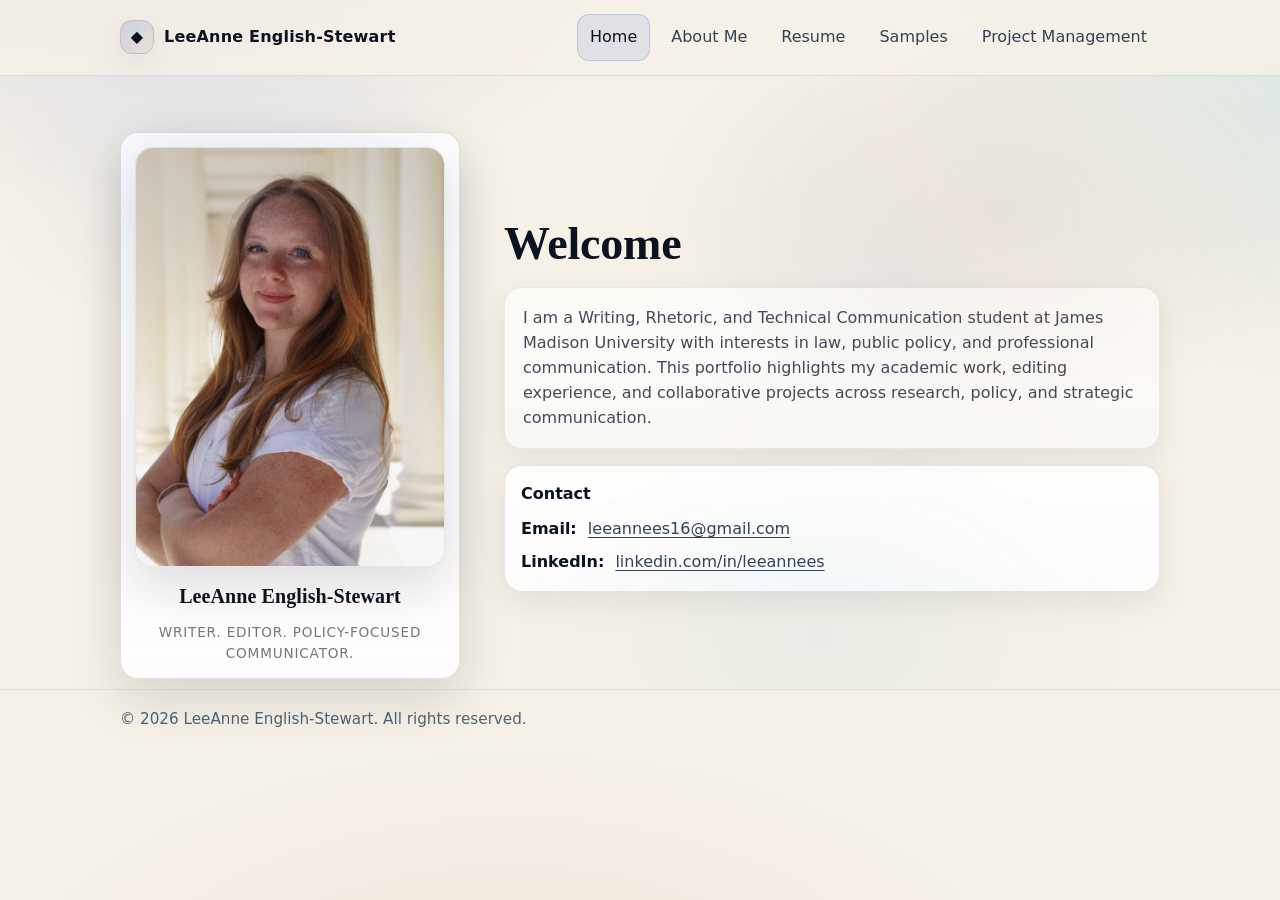
<file: index.html>
<!doctype html>
<html lang="en">
  <head>
    <meta charset="UTF-8" />
    <meta name="viewport" content="width=device-width, initial-scale=1.0" />
    <title>Portfolio | Home</title>
    <meta
      name="description"
      content="Portfolio home page featuring an about section, résumé, and writing/work samples."
    />
    <link rel="stylesheet" href="./css/styles.css" />
  </head>
  <body>
    <a class="skip-link" href="#main">Skip to content</a>

    <header class="site-header">
      <div class="container header-inner">
        <div class="brand">
          <span class="brand-mark" aria-hidden="true">◆</span>
          <span class="brand-name">LeeAnne English-Stewart</span>
        </div>

        <nav class="nav" aria-label="Primary">
          <a class="nav-link is-active" href="./index.html">Home</a>
          <a class="nav-link" href="./about.html">About Me</a>
          <a class="nav-link" href="./resume.html">Resume</a>
          <a class="nav-link" href="./samples.html">Samples</a>
          <a class="nav-link" href="./project-management.html"
            >Project Management</a
          >
        </nav>
      </div>
    </header>

    <main id="main">
      <section class="hero">
        <div class="container hero-inner">
          <aside class="profile-card" aria-label="Profile card">
            <img
              class="headshot headshot-card"
              src="./assets/headshot.png"
              alt="Professional headshot of LeeAnne English-Stewart"
              width="360"
              height="420"
              loading="eager"
            />

            <h2 class="profile-name">LeeAnne English-Stewart</h2>
            <p class="profile-tagline">
              Writer. Editor. Policy-focused Communicator.
            </p>
          </aside>

          <div class="hero-content hero-content-editorial">
            <h1 class="hero-title hero-title-editorial">
              Welcome
            </h1>

            <div class="editorial">
              <p class="editorial-text">
                I am a Writing, Rhetoric, and Technical Communication student at
                James Madison University with interests in law, public policy,
                and professional communication. This portfolio highlights my
                academic work, editing experience, and collaborative projects
                across research, policy, and strategic communication.
              </p>
            </div>

            <article class="mini-card home-contact" aria-label="Contact">
              <h2 class="mini-title">Contact</h2>
              <p class="mini-text">
                <span class="label">Email:</span>
                <a href="mailto:leeannees16@gmail.com">leeannees16@gmail.com</a>
              </p>
              <p class="mini-text">
                <span class="label">LinkedIn:</span>
                <a
                  href="https://www.linkedin.com/in/leeannees/"
                  aria-label="LinkedIn profile link"
                  target="_blank"
                  rel="noreferrer"
                  >linkedin.com/in/leeannees</a
                >
              </p>
            </article>
          </div>
        </div>
      </section>
    </main>

    <footer class="site-footer">
      <div class="container footer-inner">
        <p class="footer-text">
          © <span id="year"></span> LeeAnne English-Stewart. All rights reserved.
        </p>
      </div>
    </footer>

    <script>
      document.getElementById("year").textContent = new Date().getFullYear();
    </script>
  </body>
</html>
</file>
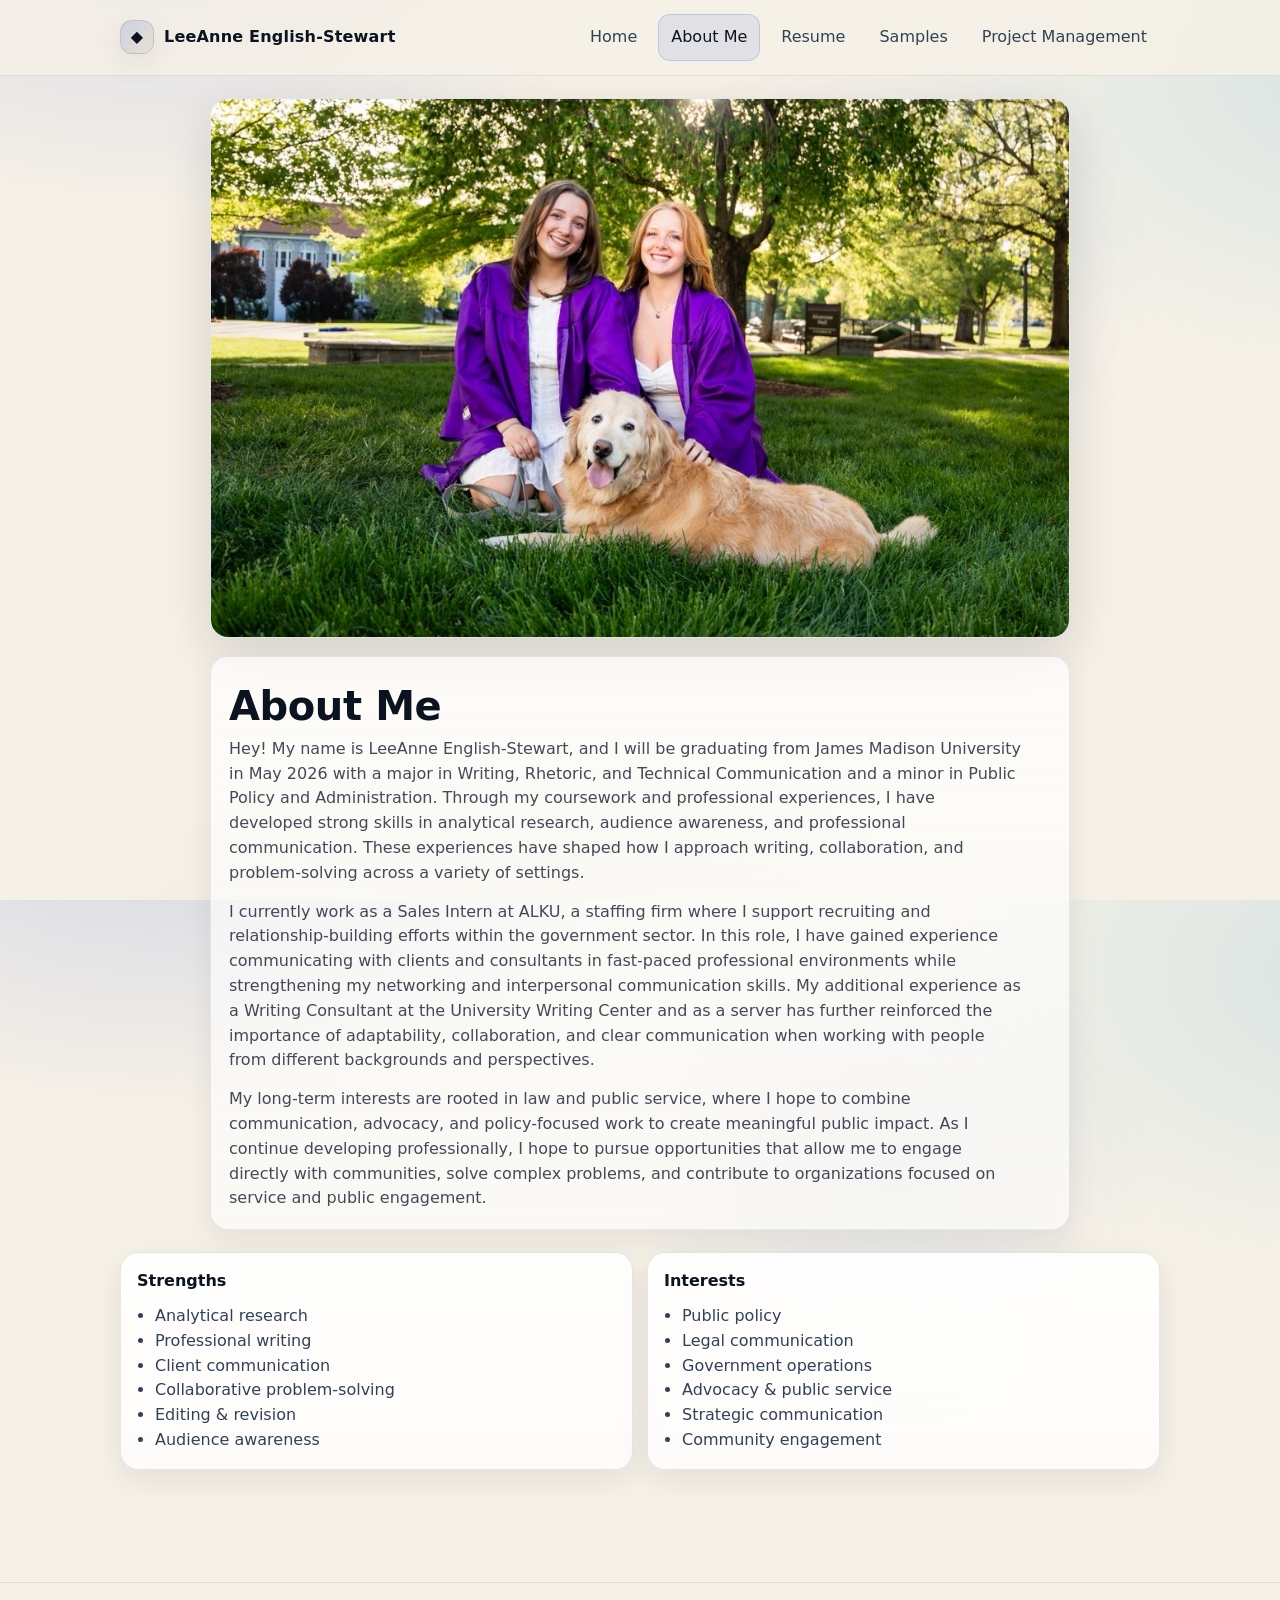
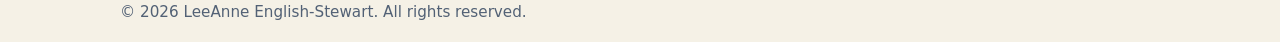
<file: about.html>
<!doctype html>
<html lang="en">
  <head>
    <meta charset="UTF-8" />
    <meta name="viewport" content="width=device-width, initial-scale=1.0" />
    <title>Portfolio | About Me</title>
    <meta name="description" content="About LeeAnne English-Stewart." />
    <link rel="stylesheet" href="./css/styles.css" />
  </head>
  <body>
    <a class="skip-link" href="#main">Skip to content</a>

    <header class="site-header">
      <div class="container header-inner">
        <div class="brand">
          <span class="brand-mark" aria-hidden="true">◆</span>
          <span class="brand-name">LeeAnne English-Stewart</span>
        </div>

        <nav class="nav" aria-label="Primary">
          <a class="nav-link" href="./index.html">Home</a>
          <a class="nav-link is-active" href="./about.html">About Me</a>
          <a class="nav-link" href="./resume.html">Resume</a>
          <a class="nav-link" href="./samples.html">Samples</a>
          <a class="nav-link" href="./project-management.html"
            >Project Management</a
          >
        </nav>
      </div>
    </header>

    <main id="main" class="container section">
      <section class="about-layout" aria-label="About me content">
        <img
          class="about-top-photo"
          src="./assets/about-photo.png"
          alt="Photo of LeeAnne English-Stewart outdoors"
          width="800"
          height="800"
          loading="eager"
        />

        <div class="editorial">
          <h1 class="page-title">About Me</h1>
          <p class="editorial-text">
            Hey! My name is LeeAnne English-Stewart, and I will be graduating
            from James Madison University in May 2026 with a major in Writing,
            Rhetoric, and Technical Communication and a minor in Public Policy
            and Administration. Through my coursework and professional
            experiences, I have developed strong skills in analytical research,
            audience awareness, and professional communication. These
            experiences have shaped how I approach writing, collaboration, and
            problem-solving across a variety of settings.
          </p>

          <p class="editorial-text">
            I currently work as a Sales Intern at ALKU, a staffing firm where I
            support recruiting and relationship-building efforts within the
            government sector. In this role, I have gained experience
            communicating with clients and consultants in fast-paced
            professional environments while strengthening my networking and
            interpersonal communication skills. My additional experience as a
            Writing Consultant at the University Writing Center and as a server
            has further reinforced the importance of adaptability,
            collaboration, and clear communication when working with people
            from different backgrounds and perspectives.
          </p>
          <p class="editorial-text">
            My long-term interests are rooted in law and public service, where
            I hope to combine communication, advocacy, and policy-focused work
            to create meaningful public impact. As I continue developing
            professionally, I hope to pursue opportunities that allow me to
            engage directly with communities, solve complex problems, and
            contribute to organizations focused on service and public
            engagement.
          </p>
        </div>
      </section>

      <section class="section">
        <div class="grid-2">
          <article class="mini-card">
            <h2 class="mini-title">Strengths</h2>
            <ul class="mini-list">
              <li>Analytical research</li>
              <li>Professional writing</li>
              <li>Client communication</li>
              <li>Collaborative problem-solving</li>
              <li>Editing &amp; revision</li>
              <li>Audience awareness</li>
            </ul>
          </article>

          <article class="mini-card">
            <h2 class="mini-title">Interests</h2>
            <ul class="mini-list">
              <li>Public policy</li>
              <li>Legal communication</li>
              <li>Government operations</li>
              <li>Advocacy &amp; public service</li>
              <li>Strategic communication</li>
              <li>Community engagement</li>
            </ul>
          </article>
        </div>
      </section>
    </main>

    <footer class="site-footer">
      <div class="container footer-inner">
        <p class="footer-text">
          © <span id="year"></span> LeeAnne English-Stewart. All rights reserved.
        </p>
      </div>
    </footer>

    <script>
      document.getElementById("year").textContent = new Date().getFullYear();
    </script>
  </body>
</html>
</file>
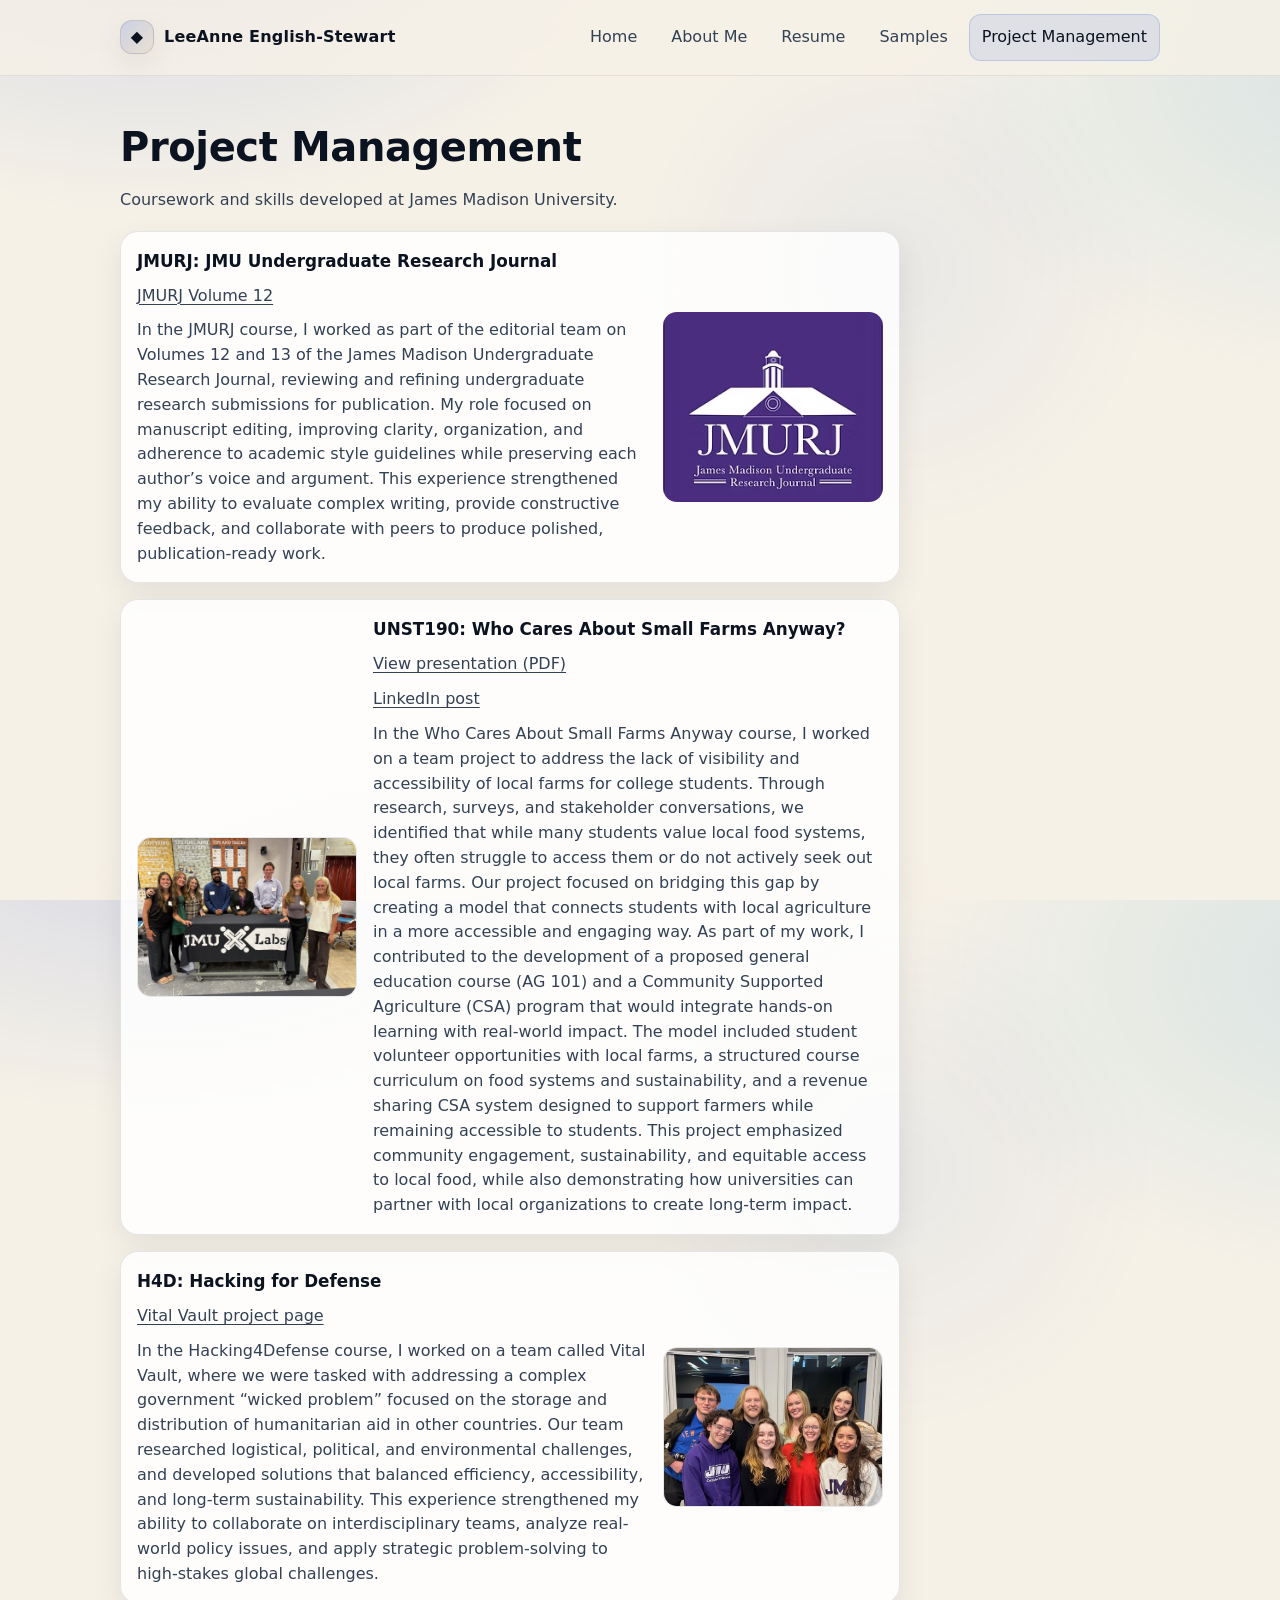
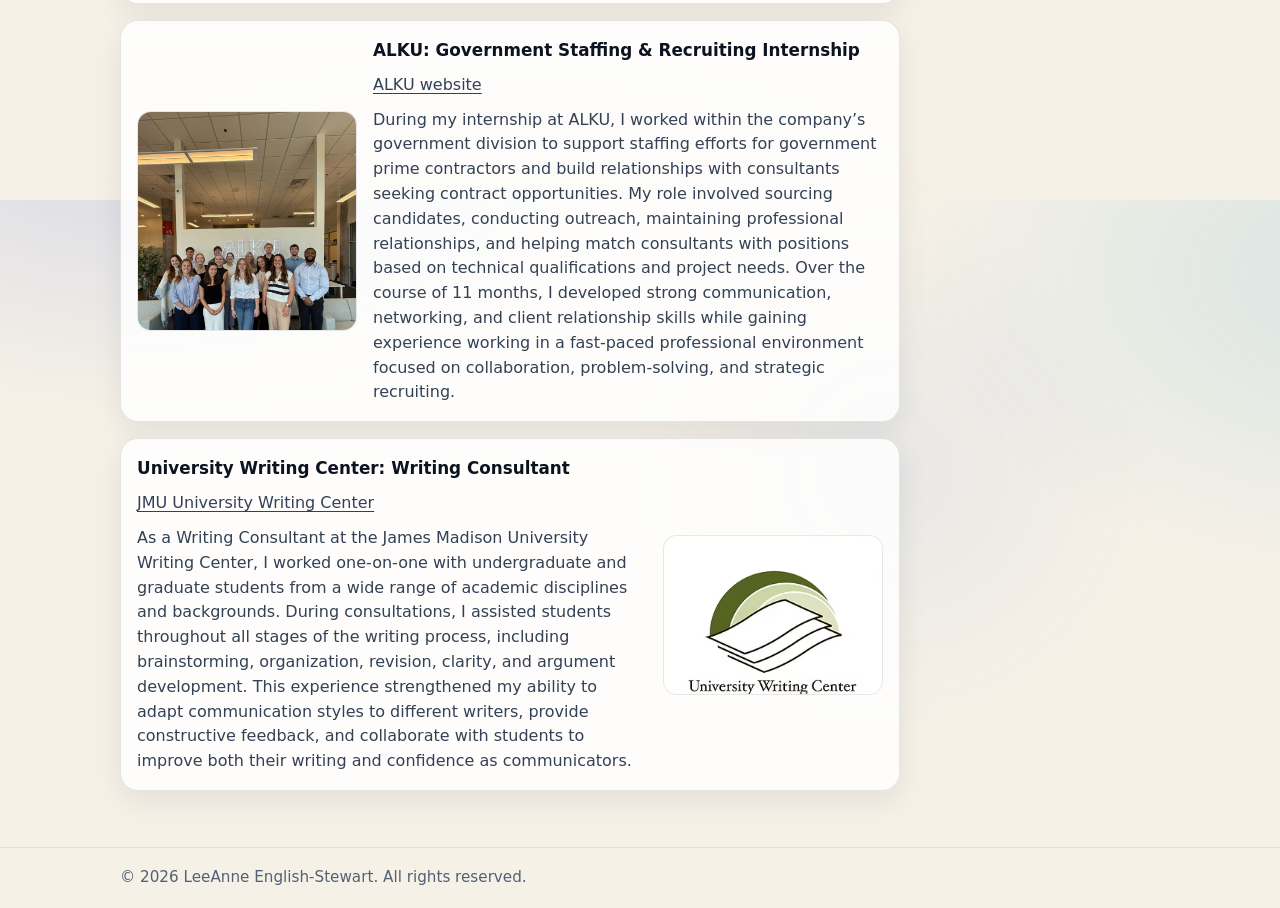
<file: project-management.html>
<!doctype html>
<html lang="en">
  <head>
    <meta charset="UTF-8" />
    <meta name="viewport" content="width=device-width, initial-scale=1.0" />
    <title>Portfolio | Project Management</title>
    <meta
      name="description"
      content="Coursework and project management background at James Madison University."
    />
    <link rel="stylesheet" href="./css/styles.css" />
  </head>
  <body>
    <a class="skip-link" href="#main">Skip to content</a>

    <header class="site-header">
      <div class="container header-inner">
        <div class="brand">
          <span class="brand-mark" aria-hidden="true">◆</span>
          <span class="brand-name">LeeAnne English-Stewart</span>
        </div>

        <nav class="nav" aria-label="Primary">
          <a class="nav-link" href="./index.html">Home</a>
          <a class="nav-link" href="./about.html">About Me</a>
          <a class="nav-link" href="./resume.html">Resume</a>
          <a class="nav-link" href="./samples.html">Samples</a>
          <a class="nav-link is-active" href="./project-management.html"
            >Project Management</a
          >
        </nav>
      </div>
    </header>

    <main id="main" class="container section">
      <div class="page-head">
        <h1 class="page-title">Project Management</h1>
        <p class="page-subtitle">
          Coursework and skills developed at James Madison University.
        </p>
      </div>

      <section class="samples-grid pm-grid" aria-label="Project management items">
        <article class="sample-card">
          <div class="pm-card pm-right">
            <div class="pm-body">
              <h2 class="sample-title">JMURJ: JMU Undergraduate Research Journal</h2>
              <p class="sample-text">
                <a
                  href="https://www.jmu.edu/jmurj/volumes/volume12.shtml"
                  target="_blank"
                  rel="noreferrer"
                  >JMURJ Volume 12</a
                >
              </p>
              <p class="sample-text">
                In the JMURJ course, I worked as part of the editorial team on
                Volumes 12 and 13 of the James Madison Undergraduate Research
                Journal, reviewing and refining undergraduate research submissions
                for publication. My role focused on manuscript editing, improving
                clarity, organization, and adherence to academic style guidelines
                while preserving each author’s voice and argument. This experience
                strengthened my ability to evaluate complex writing, provide
                constructive feedback, and collaborate with peers to produce
                polished, publication-ready work.
              </p>
            </div>
            <div class="pm-media pm-media-jmurj" aria-hidden="true">
              <img class="pm-image pm-image-jmurj" src="./assets/jmurj.png" alt="" />
            </div>
          </div>
        </article>

        <article class="sample-card">
          <div class="pm-card pm-left">
            <div class="pm-media" aria-hidden="true">
              <img class="pm-image" src="./assets/xlabs.png" alt="" />
            </div>
            <div class="pm-body">
              <h2 class="sample-title">UNST190: Who Cares About Small Farms Anyway?</h2>
              <p class="sample-text">
                <a
                  href="./assets/jmu-agricultural-partnership-presentation.pdf"
                  target="_blank"
                  rel="noreferrer"
                  >View presentation (PDF)</a
                >
              </p>
              <p class="sample-text">
                <a
                  href="https://www.linkedin.com/posts/leeannees_last-thursday-i-had-the-incredible-opportunity-ugcPost-7325292483876110337-dM86?utm_source=share&utm_medium=member_desktop&rcm=ACoAAEf6zHEBUiJCWqTU9WgNpzrWqURmK_9Yitg"
                  target="_blank"
                  rel="noreferrer"
                  >LinkedIn post</a
                >
              </p>
              <p class="sample-text">
                In the Who Cares About Small Farms Anyway course, I worked on a team
                project to address the lack of visibility and accessibility of local
                farms for college students. Through research, surveys, and
                stakeholder conversations, we identified that while many students
                value local food systems, they often struggle to access them or do
                not actively seek out local farms. Our project focused on bridging
                this gap by creating a model that connects students with local
                agriculture in a more accessible and engaging way. As part of my
                work, I contributed to the development of a proposed general
                education course (AG 101) and a Community Supported Agriculture
                (CSA) program that would integrate hands-on learning with real-world
                impact. The model included student volunteer opportunities with
                local farms, a structured course curriculum on food systems and
                sustainability, and a revenue sharing CSA system designed to support
                farmers while remaining accessible to students. This project
                emphasized community engagement, sustainability, and equitable
                access to local food, while also demonstrating how universities can
                partner with local organizations to create long-term impact.
              </p>
            </div>
          </div>
        </article>

        <article class="sample-card">
          <div class="pm-card pm-right">
            <div class="pm-body">
              <h2 class="sample-title">H4D: Hacking for Defense</h2>
              <p class="sample-text">
                <a
                  href="https://sites.lib.jmu.edu/h4def24/vital-vault/"
                  target="_blank"
                  rel="noreferrer"
                  >Vital Vault project page</a
                >
              </p>
              <p class="sample-text">
                In the Hacking4Defense course, I worked on a team called Vital
                Vault, where we were tasked with addressing a complex government
                “wicked problem” focused on the storage and distribution of
                humanitarian aid in other countries. Our team researched logistical,
                political, and environmental challenges, and developed solutions
                that balanced efficiency, accessibility, and long-term
                sustainability. This experience strengthened my ability to
                collaborate on interdisciplinary teams, analyze real-world policy
                issues, and apply strategic problem-solving to high-stakes global
                challenges.
              </p>
            </div>
            <div class="pm-media" aria-hidden="true">
              <img class="pm-image" src="./assets/h4d-team.png" alt="" />
            </div>
          </div>
        </article>

        <article class="sample-card">
          <div class="pm-card pm-left">
            <div class="pm-media pm-media-tall" aria-hidden="true">
              <img
                class="pm-image pm-image-bottom"
                src="./assets/alku-team.png"
                alt=""
              />
            </div>
            <div class="pm-body">
              <h2 class="sample-title">
                ALKU: Government Staffing &amp; Recruiting Internship
              </h2>
              <p class="sample-text">
                <a href="https://www.alku.com/" target="_blank" rel="noreferrer"
                  >ALKU website</a
                >
              </p>
              <p class="sample-text">
                During my internship at ALKU, I worked within the company’s
                government division to support staffing efforts for government prime
                contractors and build relationships with consultants seeking
                contract opportunities. My role involved sourcing candidates,
                conducting outreach, maintaining professional relationships, and
                helping match consultants with positions based on technical
                qualifications and project needs. Over the course of 11 months, I
                developed strong communication, networking, and client relationship
                skills while gaining experience working in a fast-paced professional
                environment focused on collaboration, problem-solving, and strategic
                recruiting.
              </p>
            </div>
          </div>
        </article>

        <article class="sample-card">
          <div class="pm-card pm-right">
            <div class="pm-body">
              <h2 class="sample-title">University Writing Center: Writing Consultant</h2>
              <p class="sample-text">
                <a
                  href="https://www.jmu.edu/learning/writing-center/index.shtml?jmu_redir=r_uwc"
                  target="_blank"
                  rel="noreferrer"
                  >JMU University Writing Center</a
                >
              </p>
              <p class="sample-text">
                As a Writing Consultant at the James Madison University Writing
                Center, I worked one-on-one with undergraduate and graduate students
                from a wide range of academic disciplines and backgrounds. During
                consultations, I assisted students throughout all stages of the
                writing process, including brainstorming, organization, revision,
                clarity, and argument development. This experience strengthened my
                ability to adapt communication styles to different writers, provide
                constructive feedback, and collaborate with students to improve both
                their writing and confidence as communicators.
              </p>
            </div>
            <div class="pm-media" aria-hidden="true">
              <img class="pm-image pm-image-contain" src="./assets/uwc.png" alt="" />
            </div>
          </div>
        </article>
      </section>
    </main>

    <footer class="site-footer">
      <div class="container footer-inner">
        <p class="footer-text">
          © <span id="year"></span> LeeAnne English-Stewart. All rights reserved.
        </p>
      </div>
    </footer>

    <script>
      document.getElementById("year").textContent = new Date().getFullYear();
    </script>
  </body>
</html>
</file>
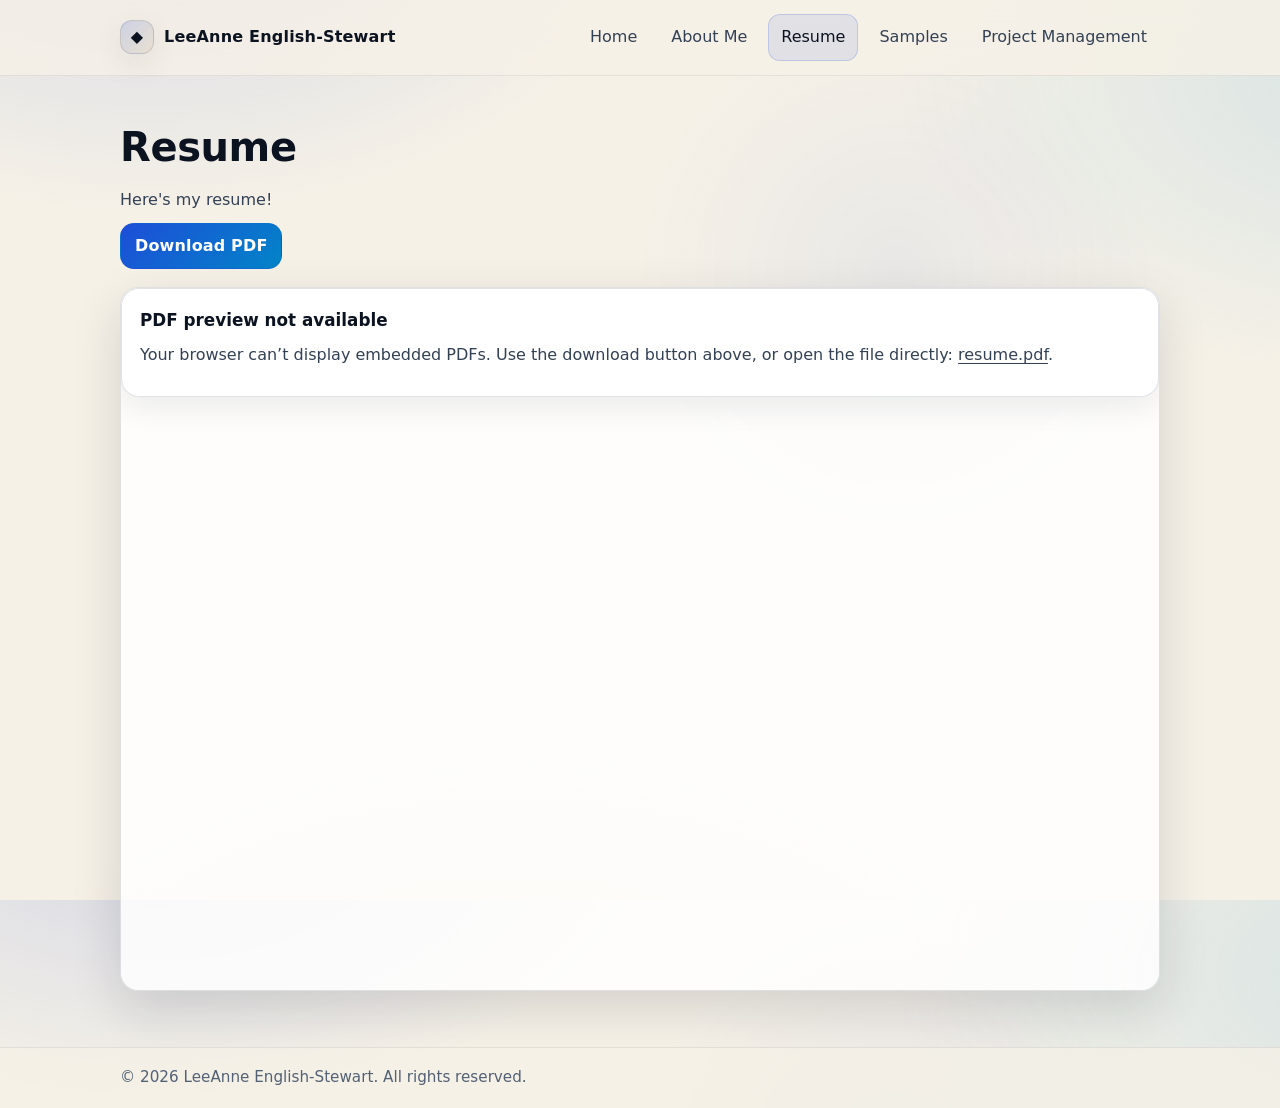
<file: resume.html>
<!doctype html>
<html lang="en">
  <head>
    <meta charset="UTF-8" />
    <meta name="viewport" content="width=device-width, initial-scale=1.0" />
    <title>Portfolio | Resume</title>
    <meta name="description" content="Resume page with embedded PDF." />
    <link rel="stylesheet" href="./css/styles.css" />
  </head>
  <body>
    <a class="skip-link" href="#main">Skip to content</a>

    <header class="site-header">
      <div class="container header-inner">
        <div class="brand">
          <span class="brand-mark" aria-hidden="true">◆</span>
          <span class="brand-name">LeeAnne English-Stewart</span>
        </div>

        <nav class="nav" aria-label="Primary">
          <a class="nav-link" href="./index.html">Home</a>
          <a class="nav-link" href="./about.html">About Me</a>
          <a class="nav-link is-active" href="./resume.html">Resume</a>
          <a class="nav-link" href="./samples.html">Samples</a>
          <a class="nav-link" href="./project-management.html"
            >Project Management</a
          >
        </nav>
      </div>
    </header>

    <main id="main" class="container section">
      <div class="page-head">
        <h1 class="page-title">Resume</h1>
        <p class="page-subtitle">
          Here's my resume!
        </p>
        <div class="page-actions">
          <a class="btn" href="./assets/resume.pdf" download>Download PDF</a>
        </div>
      </div>

      <section class="pdf-wrap" aria-label="Embedded resume PDF">
        <object
          class="pdf-object"
          data="./assets/resume.pdf"
          type="application/pdf"
          aria-label="Resume PDF"
        >
          <div class="card">
            <h2 class="card-title">PDF preview not available</h2>
            <p class="card-text">
              Your browser can’t display embedded PDFs. Use the download button
              above, or open the file directly:
              <a href="./assets/resume.pdf">resume.pdf</a>.
            </p>
          </div>
        </object>
      </section>
    </main>

    <footer class="site-footer">
      <div class="container footer-inner">
        <p class="footer-text">
          © <span id="year"></span> LeeAnne English-Stewart. All rights reserved.
        </p>
      </div>
    </footer>

    <script>
      document.getElementById("year").textContent = new Date().getFullYear();
    </script>
  </body>
</html>
</file>
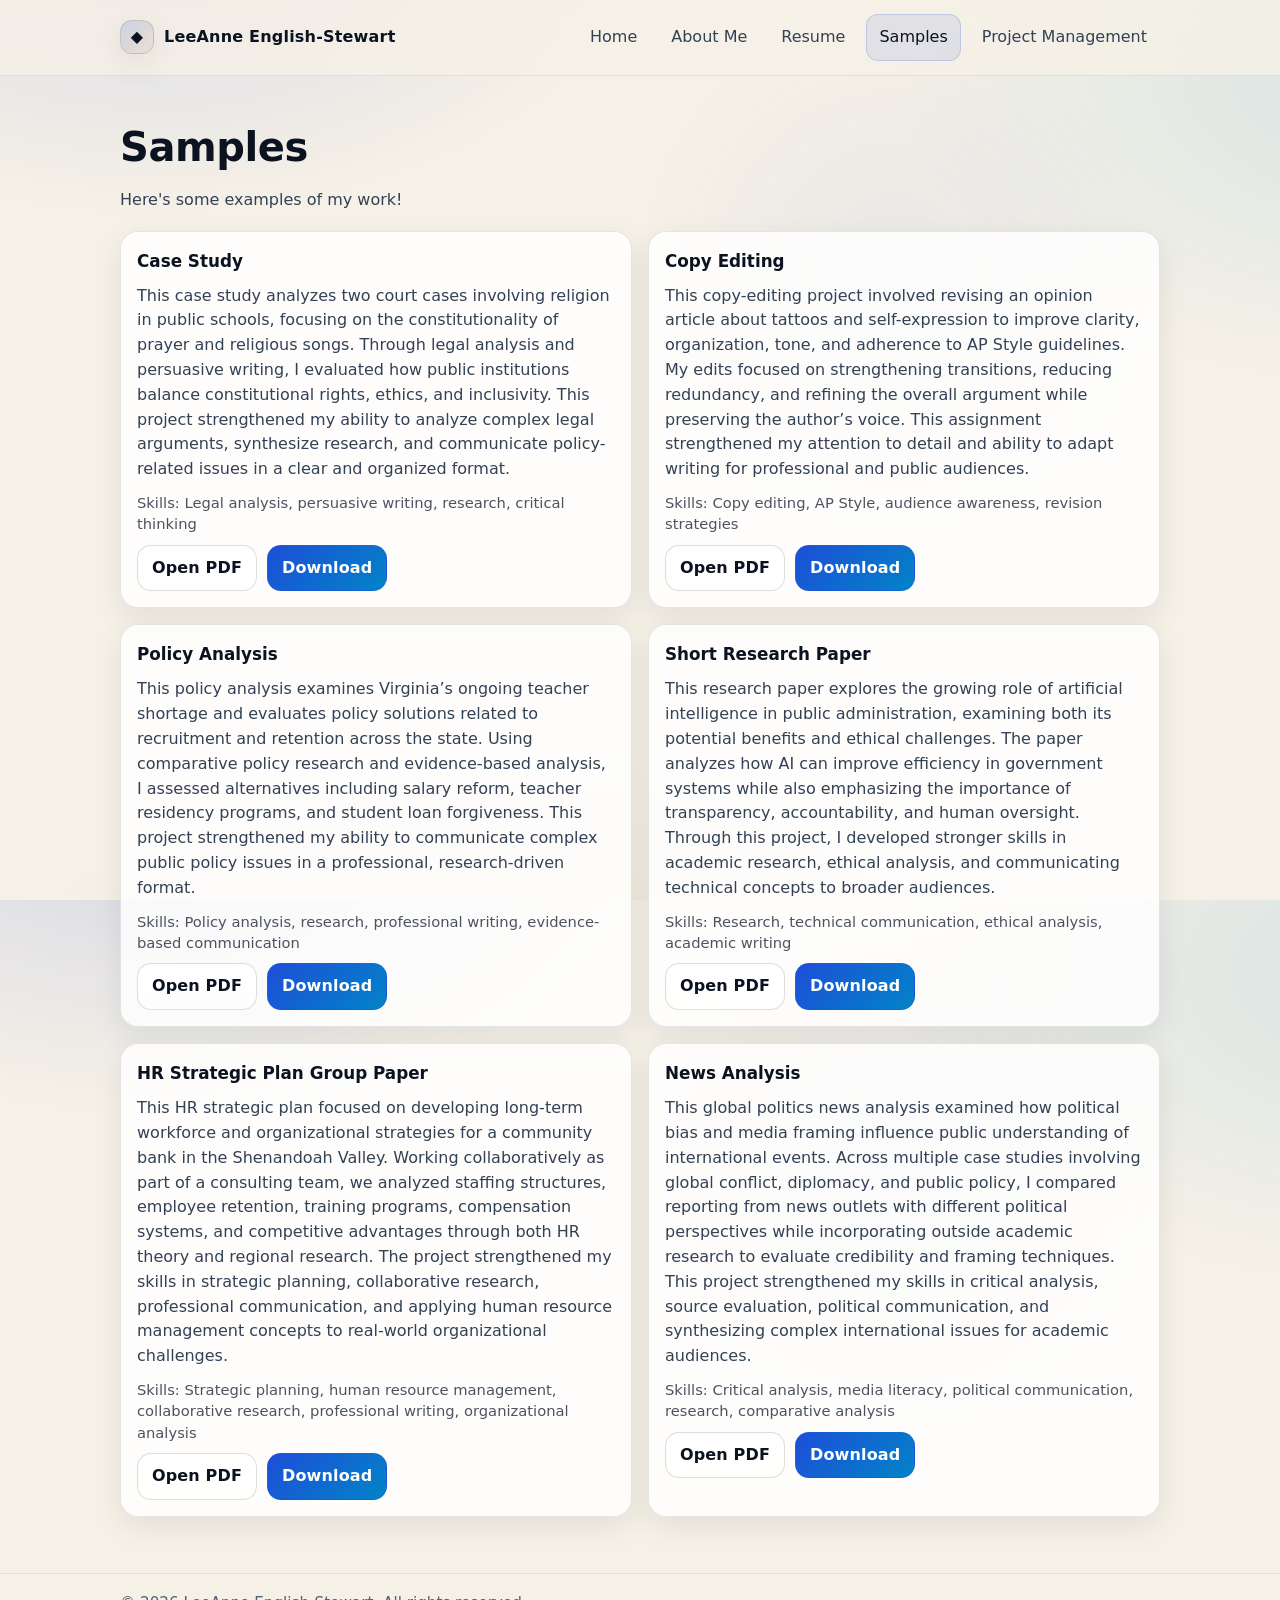
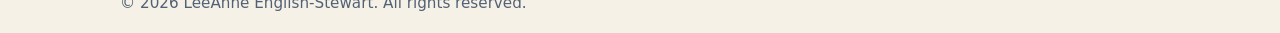
<file: samples.html>
<!doctype html>
<html lang="en">
  <head>
    <meta charset="UTF-8" />
    <meta name="viewport" content="width=device-width, initial-scale=1.0" />
    <title>Portfolio | Samples</title>
    <meta
      name="description"
      content="Writing and work samples relevant to law and government."
    />
    <link rel="stylesheet" href="./css/styles.css" />
  </head>
  <body>
    <a class="skip-link" href="#main">Skip to content</a>

    <header class="site-header">
      <div class="container header-inner">
        <div class="brand">
          <span class="brand-mark" aria-hidden="true">◆</span>
          <span class="brand-name">LeeAnne English-Stewart</span>
        </div>

        <nav class="nav" aria-label="Primary">
          <a class="nav-link" href="./index.html">Home</a>
          <a class="nav-link" href="./about.html">About Me</a>
          <a class="nav-link" href="./resume.html">Resume</a>
          <a class="nav-link is-active" href="./samples.html">Samples</a>
          <a class="nav-link" href="./project-management.html"
            >Project Management</a
          >
        </nav>
      </div>
    </header>

    <main id="main" class="container section">
      <div class="page-head">
        <h1 class="page-title">Samples</h1>
        <p class="page-subtitle">
          Here's some examples of my work!
        </p>
      </div>

      <section class="samples-grid" aria-label="Sample items">
        <article class="sample-card">
          <h2 class="sample-title">Case Study</h2>
          <p class="sample-text">
            This case study analyzes two court cases involving religion in public
            schools, focusing on the constitutionality of prayer and religious
            songs. Through legal analysis and persuasive writing, I evaluated how
            public institutions balance constitutional rights, ethics, and
            inclusivity. This project strengthened my ability to analyze complex
            legal arguments, synthesize research, and communicate policy-related
            issues in a clear and organized format.
          </p>
          <p class="sample-skills">
            Skills: Legal analysis, persuasive writing, research, critical thinking
          </p>
          <div class="sample-actions">
            <a class="btn btn-secondary" href="./assets/case-study.pdf"
              >Open PDF</a
            >
            <a class="btn" href="./assets/case-study.pdf" download>Download</a>
          </div>
        </article>

        <article class="sample-card">
          <h2 class="sample-title">Copy Editing</h2>
          <p class="sample-text">
            This copy-editing project involved revising an opinion article about
            tattoos and self-expression to improve clarity, organization, tone,
            and adherence to AP Style guidelines. My edits focused on strengthening
            transitions, reducing redundancy, and refining the overall argument
            while preserving the author’s voice. This assignment strengthened my
            attention to detail and ability to adapt writing for professional and
            public audiences.
          </p>
          <p class="sample-skills">
            Skills: Copy editing, AP Style, audience awareness, revision
            strategies
          </p>
          <div class="sample-actions">
            <a class="btn btn-secondary" href="./assets/copy-editing.pdf"
              >Open PDF</a
            >
            <a class="btn" href="./assets/copy-editing.pdf" download>Download</a>
          </div>
        </article>

        <article class="sample-card">
          <h2 class="sample-title">Policy Analysis</h2>
          <p class="sample-text">
            This policy analysis examines Virginia’s ongoing teacher shortage and
            evaluates policy solutions related to recruitment and retention across
            the state. Using comparative policy research and evidence-based
            analysis, I assessed alternatives including salary reform, teacher
            residency programs, and student loan forgiveness. This project
            strengthened my ability to communicate complex public policy issues in a
            professional, research-driven format.
          </p>
          <p class="sample-skills">
            Skills: Policy analysis, research, professional writing,
            evidence-based communication
          </p>
          <div class="sample-actions">
            <a class="btn btn-secondary" href="./assets/policy-analysis.pdf"
              >Open PDF</a
            >
            <a class="btn" href="./assets/policy-analysis.pdf" download
              >Download</a
            >
          </div>
        </article>

        <article class="sample-card">
          <h2 class="sample-title">Short Research Paper</h2>
          <p class="sample-text">
            This research paper explores the growing role of artificial
            intelligence in public administration, examining both its potential
            benefits and ethical challenges. The paper analyzes how AI can improve
            efficiency in government systems while also emphasizing the importance
            of transparency, accountability, and human oversight. Through this
            project, I developed stronger skills in academic research, ethical
            analysis, and communicating technical concepts to broader audiences.
          </p>
          <p class="sample-skills">
            Skills: Research, technical communication, ethical analysis, academic
            writing
          </p>
          <div class="sample-actions">
            <a class="btn btn-secondary" href="./assets/short-research-paper.pdf"
              >Open PDF</a
            >
            <a class="btn" href="./assets/short-research-paper.pdf" download
              >Download</a
            >
          </div>
        </article>

        <article class="sample-card">
          <h2 class="sample-title">HR Strategic Plan Group Paper</h2>
          <p class="sample-text">
            This HR strategic plan focused on developing long-term workforce and
            organizational strategies for a community bank in the Shenandoah
            Valley. Working collaboratively as part of a consulting team, we
            analyzed staffing structures, employee retention, training programs,
            compensation systems, and competitive advantages through both HR
            theory and regional research. The project strengthened my skills in
            strategic planning, collaborative research, professional communication,
            and applying human resource management concepts to real-world
            organizational challenges.
          </p>
          <p class="sample-skills">
            Skills: Strategic planning, human resource management, collaborative
            research, professional writing, organizational analysis
          </p>
          <div class="sample-actions">
            <a
              class="btn btn-secondary"
              href="./assets/hr-strategic-plan-group-paper.pdf"
              >Open PDF</a
            >
            <a class="btn" href="./assets/hr-strategic-plan-group-paper.pdf" download
              >Download</a
            >
          </div>
        </article>

        <article class="sample-card">
          <h2 class="sample-title">News Analysis</h2>
          <p class="sample-text">
            This global politics news analysis examined how political bias and
            media framing influence public understanding of international events.
            Across multiple case studies involving global conflict, diplomacy,
            and public policy, I compared reporting from news outlets with
            different political perspectives while incorporating outside academic
            research to evaluate credibility and framing techniques. This project
            strengthened my skills in critical analysis, source evaluation,
            political communication, and synthesizing complex international issues
            for academic audiences.
          </p>
          <p class="sample-skills">
            Skills: Critical analysis, media literacy, political communication,
            research, comparative analysis
          </p>
          <div class="sample-actions">
            <a class="btn btn-secondary" href="./assets/global-politics-paper.pdf"
              >Open PDF</a
            >
            <a class="btn" href="./assets/global-politics-paper.pdf" download
              >Download</a
            >
          </div>
        </article>
      </section>
    </main>

    <footer class="site-footer">
      <div class="container footer-inner">
        <p class="footer-text">
          © <span id="year"></span> LeeAnne English-Stewart. All rights reserved.
        </p>
      </div>
    </footer>

    <script>
      document.getElementById("year").textContent = new Date().getFullYear();
    </script>
  </body>
</html>
</file>
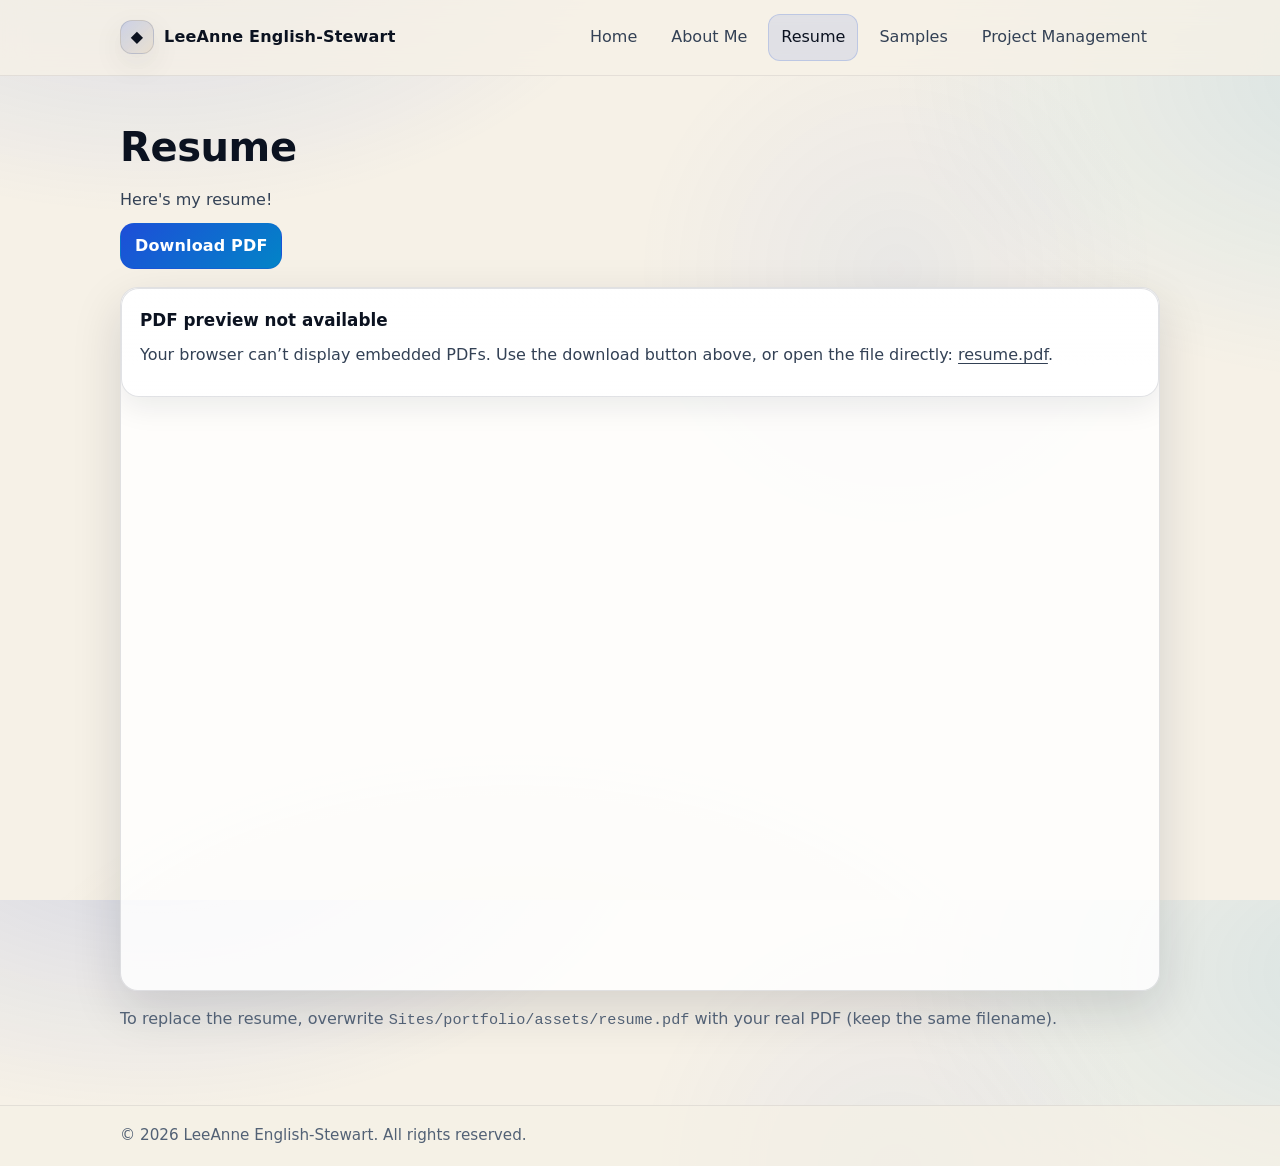
<file: portfolio 9/resume.html>
<!doctype html>
<html lang="en">
  <head>
    <meta charset="UTF-8" />
    <meta name="viewport" content="width=device-width, initial-scale=1.0" />
    <title>Portfolio | Resume</title>
    <meta name="description" content="Resume page with embedded PDF." />
    <link rel="stylesheet" href="./css/styles.css" />
  </head>
  <body>
    <a class="skip-link" href="#main">Skip to content</a>

    <header class="site-header">
      <div class="container header-inner">
        <div class="brand">
          <span class="brand-mark" aria-hidden="true">◆</span>
          <span class="brand-name">LeeAnne English-Stewart</span>
        </div>

        <nav class="nav" aria-label="Primary">
          <a class="nav-link" href="./index.html">Home</a>
          <a class="nav-link" href="./about.html">About Me</a>
          <a class="nav-link is-active" href="./resume.html">Resume</a>
          <a class="nav-link" href="./samples.html">Samples</a>
          <a class="nav-link" href="./project-management.html"
            >Project Management</a
          >
        </nav>
      </div>
    </header>

    <main id="main" class="container section">
      <div class="page-head">
        <h1 class="page-title">Resume</h1>
        <p class="page-subtitle">
          Here's my resume!
        </p>
        <div class="page-actions">
          <a class="btn" href="./assets/resume.pdf" download>Download PDF</a>
        </div>
      </div>

      <section class="pdf-wrap" aria-label="Embedded resume PDF">
        <object
          class="pdf-object"
          data="./assets/resume.pdf"
          type="application/pdf"
          aria-label="Resume PDF"
        >
          <div class="card">
            <h2 class="card-title">PDF preview not available</h2>
            <p class="card-text">
              Your browser can’t display embedded PDFs. Use the download button
              above, or open the file directly:
              <a href="./assets/resume.pdf">resume.pdf</a>.
            </p>
          </div>
        </object>
      </section>

      <p class="helper">
        To replace the resume, overwrite
        <code>Sites/portfolio/assets/resume.pdf</code> with your real PDF (keep
        the same filename).
      </p>
    </main>

    <footer class="site-footer">
      <div class="container footer-inner">
        <p class="footer-text">
          © <span id="year"></span> LeeAnne English-Stewart. All rights reserved.
        </p>
      </div>
    </footer>

    <script>
      document.getElementById("year").textContent = new Date().getFullYear();
    </script>
  </body>
</html>
</file>
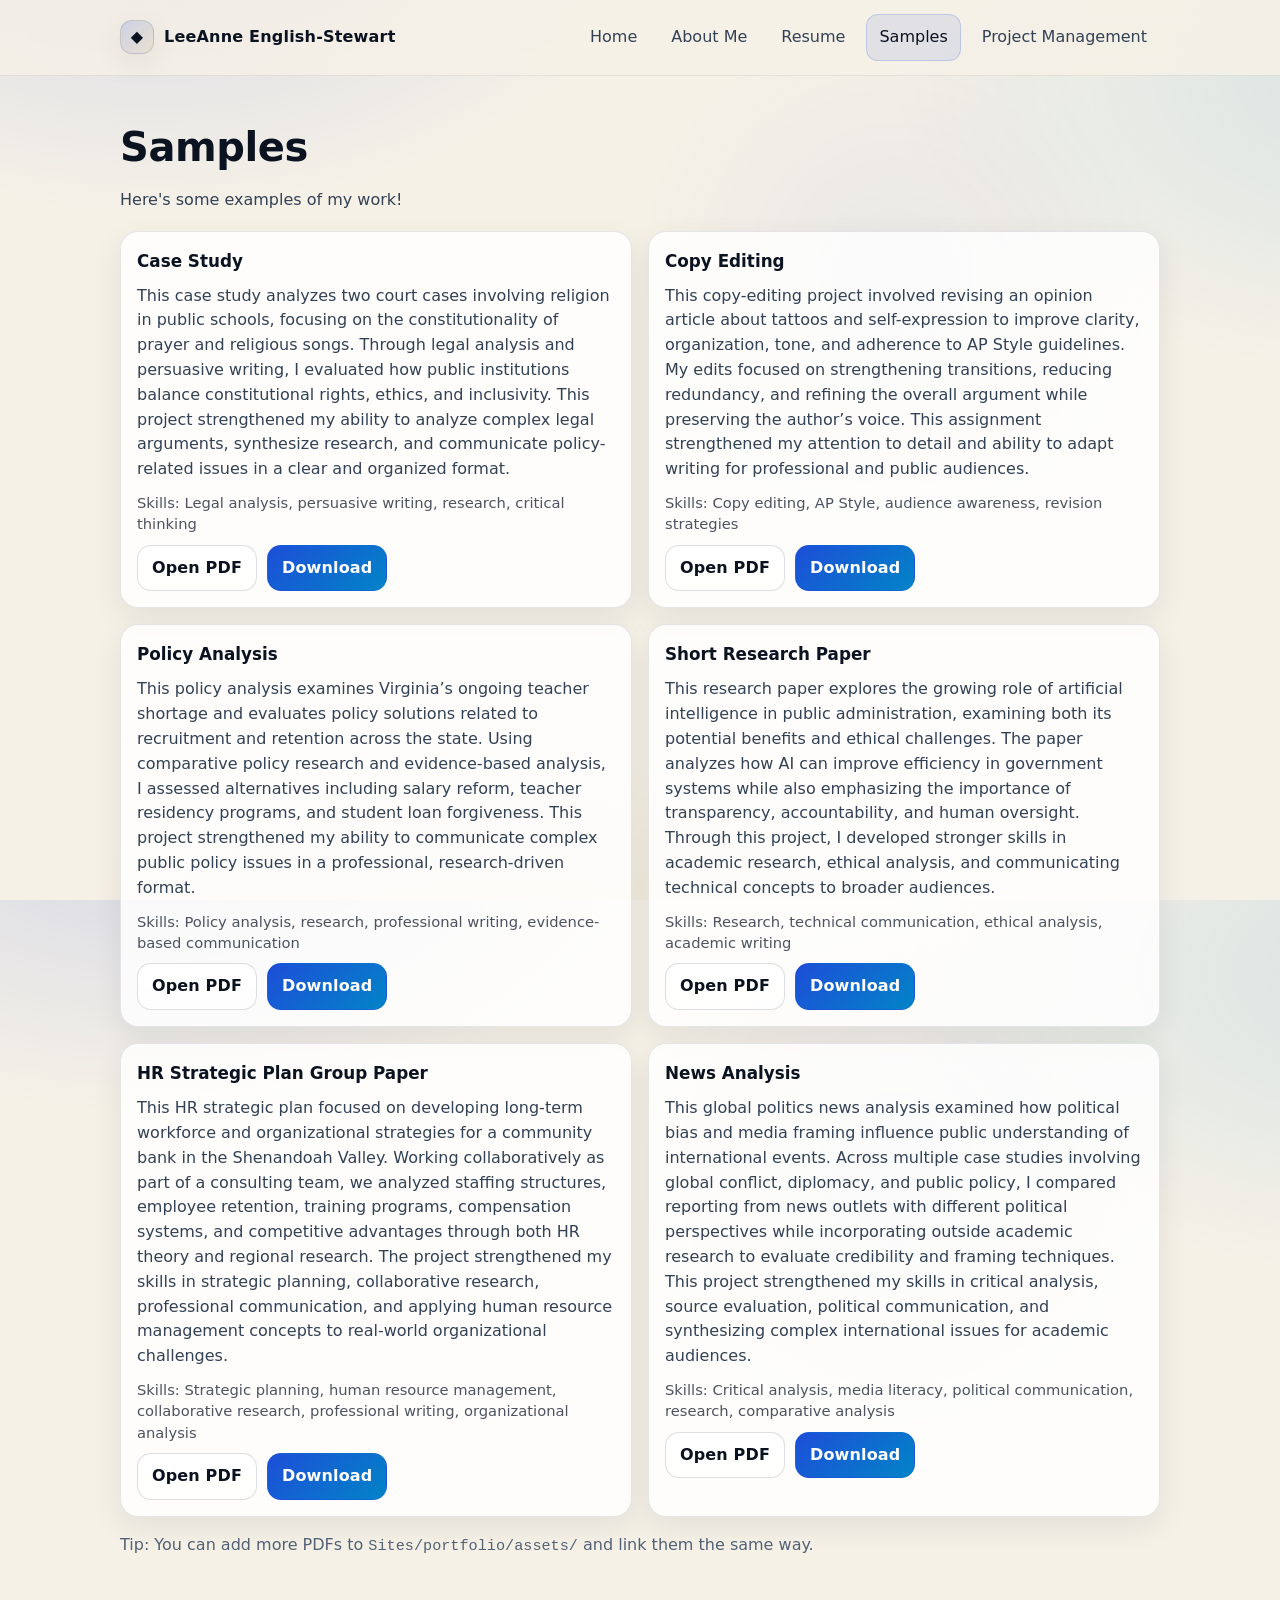
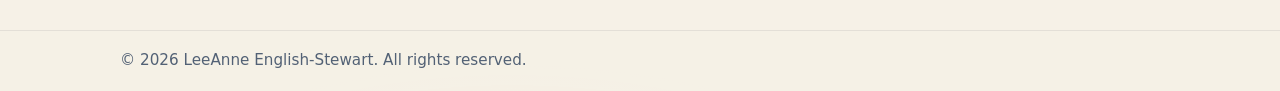
<file: portfolio 9/samples.html>
<!doctype html>
<html lang="en">
  <head>
    <meta charset="UTF-8" />
    <meta name="viewport" content="width=device-width, initial-scale=1.0" />
    <title>Portfolio | Samples</title>
    <meta
      name="description"
      content="Writing and work samples relevant to law and government."
    />
    <link rel="stylesheet" href="./css/styles.css" />
  </head>
  <body>
    <a class="skip-link" href="#main">Skip to content</a>

    <header class="site-header">
      <div class="container header-inner">
        <div class="brand">
          <span class="brand-mark" aria-hidden="true">◆</span>
          <span class="brand-name">LeeAnne English-Stewart</span>
        </div>

        <nav class="nav" aria-label="Primary">
          <a class="nav-link" href="./index.html">Home</a>
          <a class="nav-link" href="./about.html">About Me</a>
          <a class="nav-link" href="./resume.html">Resume</a>
          <a class="nav-link is-active" href="./samples.html">Samples</a>
          <a class="nav-link" href="./project-management.html"
            >Project Management</a
          >
        </nav>
      </div>
    </header>

    <main id="main" class="container section">
      <div class="page-head">
        <h1 class="page-title">Samples</h1>
        <p class="page-subtitle">
          Here's some examples of my work!
        </p>
      </div>

      <section class="samples-grid" aria-label="Sample items">
        <article class="sample-card">
          <h2 class="sample-title">Case Study</h2>
          <p class="sample-text">
            This case study analyzes two court cases involving religion in public
            schools, focusing on the constitutionality of prayer and religious
            songs. Through legal analysis and persuasive writing, I evaluated how
            public institutions balance constitutional rights, ethics, and
            inclusivity. This project strengthened my ability to analyze complex
            legal arguments, synthesize research, and communicate policy-related
            issues in a clear and organized format.
          </p>
          <p class="sample-skills">
            Skills: Legal analysis, persuasive writing, research, critical thinking
          </p>
          <div class="sample-actions">
            <a class="btn btn-secondary" href="./assets/case-study.pdf"
              >Open PDF</a
            >
            <a class="btn" href="./assets/case-study.pdf" download>Download</a>
          </div>
        </article>

        <article class="sample-card">
          <h2 class="sample-title">Copy Editing</h2>
          <p class="sample-text">
            This copy-editing project involved revising an opinion article about
            tattoos and self-expression to improve clarity, organization, tone,
            and adherence to AP Style guidelines. My edits focused on strengthening
            transitions, reducing redundancy, and refining the overall argument
            while preserving the author’s voice. This assignment strengthened my
            attention to detail and ability to adapt writing for professional and
            public audiences.
          </p>
          <p class="sample-skills">
            Skills: Copy editing, AP Style, audience awareness, revision
            strategies
          </p>
          <div class="sample-actions">
            <a class="btn btn-secondary" href="./assets/copy-editing.pdf"
              >Open PDF</a
            >
            <a class="btn" href="./assets/copy-editing.pdf" download>Download</a>
          </div>
        </article>

        <article class="sample-card">
          <h2 class="sample-title">Policy Analysis</h2>
          <p class="sample-text">
            This policy analysis examines Virginia’s ongoing teacher shortage and
            evaluates policy solutions related to recruitment and retention across
            the state. Using comparative policy research and evidence-based
            analysis, I assessed alternatives including salary reform, teacher
            residency programs, and student loan forgiveness. This project
            strengthened my ability to communicate complex public policy issues in a
            professional, research-driven format.
          </p>
          <p class="sample-skills">
            Skills: Policy analysis, research, professional writing,
            evidence-based communication
          </p>
          <div class="sample-actions">
            <a class="btn btn-secondary" href="./assets/policy-analysis.pdf"
              >Open PDF</a
            >
            <a class="btn" href="./assets/policy-analysis.pdf" download
              >Download</a
            >
          </div>
        </article>

        <article class="sample-card">
          <h2 class="sample-title">Short Research Paper</h2>
          <p class="sample-text">
            This research paper explores the growing role of artificial
            intelligence in public administration, examining both its potential
            benefits and ethical challenges. The paper analyzes how AI can improve
            efficiency in government systems while also emphasizing the importance
            of transparency, accountability, and human oversight. Through this
            project, I developed stronger skills in academic research, ethical
            analysis, and communicating technical concepts to broader audiences.
          </p>
          <p class="sample-skills">
            Skills: Research, technical communication, ethical analysis, academic
            writing
          </p>
          <div class="sample-actions">
            <a class="btn btn-secondary" href="./assets/short-research-paper.pdf"
              >Open PDF</a
            >
            <a class="btn" href="./assets/short-research-paper.pdf" download
              >Download</a
            >
          </div>
        </article>

        <article class="sample-card">
          <h2 class="sample-title">HR Strategic Plan Group Paper</h2>
          <p class="sample-text">
            This HR strategic plan focused on developing long-term workforce and
            organizational strategies for a community bank in the Shenandoah
            Valley. Working collaboratively as part of a consulting team, we
            analyzed staffing structures, employee retention, training programs,
            compensation systems, and competitive advantages through both HR
            theory and regional research. The project strengthened my skills in
            strategic planning, collaborative research, professional communication,
            and applying human resource management concepts to real-world
            organizational challenges.
          </p>
          <p class="sample-skills">
            Skills: Strategic planning, human resource management, collaborative
            research, professional writing, organizational analysis
          </p>
          <div class="sample-actions">
            <a
              class="btn btn-secondary"
              href="./assets/hr-strategic-plan-group-paper.pdf"
              >Open PDF</a
            >
            <a class="btn" href="./assets/hr-strategic-plan-group-paper.pdf" download
              >Download</a
            >
          </div>
        </article>

        <article class="sample-card">
          <h2 class="sample-title">News Analysis</h2>
          <p class="sample-text">
            This global politics news analysis examined how political bias and
            media framing influence public understanding of international events.
            Across multiple case studies involving global conflict, diplomacy,
            and public policy, I compared reporting from news outlets with
            different political perspectives while incorporating outside academic
            research to evaluate credibility and framing techniques. This project
            strengthened my skills in critical analysis, source evaluation,
            political communication, and synthesizing complex international issues
            for academic audiences.
          </p>
          <p class="sample-skills">
            Skills: Critical analysis, media literacy, political communication,
            research, comparative analysis
          </p>
          <div class="sample-actions">
            <a class="btn btn-secondary" href="./assets/global-politics-paper.pdf"
              >Open PDF</a
            >
            <a class="btn" href="./assets/global-politics-paper.pdf" download
              >Download</a
            >
          </div>
        </article>
      </section>

      <p class="helper">
        Tip: You can add more PDFs to <code>Sites/portfolio/assets/</code> and
        link them the same way.
      </p>
    </main>

    <footer class="site-footer">
      <div class="container footer-inner">
        <p class="footer-text">
          © <span id="year"></span> LeeAnne English-Stewart. All rights reserved.
        </p>
      </div>
    </footer>

    <script>
      document.getElementById("year").textContent = new Date().getFullYear();
    </script>
  </body>
</html>
</file>
<file: css/styles.css>
:root {
  color-scheme: light;
  --bg: #f6f1e7;
  --surface: #ffffff;
  --surface-2: #fbf7f0;
  --text: #0b1220;
  --muted: #334155;
  --muted-2: #526175;
  --border: rgba(15, 23, 42, 0.12);
  --accent: #1d4ed8;
  --accent-ink: #0b1220;
  --blue-50: rgba(29, 78, 216, 0.06);
  --blue-100: rgba(29, 78, 216, 0.10);
  --blue-200: rgba(29, 78, 216, 0.16);
  --sand-50: rgba(179, 136, 75, 0.08);
  --shadow: 0 18px 50px rgba(15, 23, 42, 0.14);
  --shadow-soft: 0 10px 30px rgba(15, 23, 42, 0.08);
  --radius: 18px;
  --radius-sm: 12px;
  --container: 1040px;
  --font: ui-sans-serif, system-ui, -apple-system, Segoe UI, Roboto, Helvetica,
    Arial, "Apple Color Emoji", "Segoe UI Emoji";
}

*,
*::before,
*::after {
  box-sizing: border-box;
}

html,
body {
  height: 100%;
}

body {
  margin: 0;
  font-family: var(--font);
  color: var(--text);
  position: relative;
  background:
    radial-gradient(820px 520px at 12% -12%, rgba(29, 78, 216, 0.16), transparent 62%),
    radial-gradient(820px 520px at 108% 8%, rgba(2, 132, 199, 0.12), transparent 60%),
    radial-gradient(900px 520px at 40% 118%, rgba(179, 136, 75, 0.12), transparent 60%),
    radial-gradient(420px 420px at 70% 30%, rgba(29, 78, 216, 0.06), transparent 62%),
    var(--bg);
  line-height: 1.55;
}

body::before,
body::after {
  content: none;
}

a {
  color: inherit;
  text-decoration-thickness: 1px;
  text-underline-offset: 3px;
}

a:hover {
  color: var(--accent);
}

code {
  font-family: ui-monospace, SFMono-Regular, Menlo, Monaco, Consolas,
    "Liberation Mono", "Courier New", monospace;
  font-size: 0.95em;
}

.container {
  width: min(var(--container), calc(100% - 40px));
  margin: 0 auto;
}

.skip-link {
  position: absolute;
  left: -999px;
  top: 12px;
  padding: 10px 12px;
  background: var(--surface);
  border: 1px solid var(--border);
  border-radius: 10px;
  color: var(--text);
  z-index: 999;
}

.skip-link:focus {
  left: 12px;
}

.site-header {
  position: sticky;
  top: 0;
  z-index: 50;
  background: rgba(246, 241, 231, 0.78);
  backdrop-filter: blur(14px);
  border-bottom: 1px solid rgba(15, 23, 42, 0.08);
}

.header-inner {
  display: flex;
  align-items: center;
  justify-content: space-between;
  padding: 14px 0;
  gap: 16px;
}

.brand {
  display: flex;
  align-items: center;
  gap: 10px;
  min-width: fit-content;
}

.brand-mark {
  width: 34px;
  height: 34px;
  display: grid;
  place-items: center;
  border-radius: 12px;
  background: linear-gradient(135deg, rgba(29, 78, 216, 0.18), rgba(179, 136, 75, 0.14));
  border: 1px solid rgba(15, 23, 42, 0.12);
  box-shadow: var(--shadow-soft);
}

.brand-name {
  font-weight: 650;
  letter-spacing: 0.2px;
}

.nav {
  display: flex;
  align-items: center;
  gap: 8px;
  flex-wrap: wrap;
  justify-content: flex-end;
}

.nav-link {
  display: inline-flex;
  align-items: center;
  justify-content: center;
  padding: 10px 12px;
  border-radius: 12px;
  border: 1px solid transparent;
  color: var(--muted);
  text-decoration: none;
  transition: background 150ms ease, border-color 150ms ease, color 150ms ease;
}

.nav-link:hover {
  background: var(--blue-50);
  border-color: rgba(29, 78, 216, 0.14);
  color: var(--text);
}

.nav-link.is-active {
  background: var(--blue-100);
  border-color: rgba(29, 78, 216, 0.18);
  color: var(--text);
}

.hero {
  padding: 56px 0 10px;
  position: relative;
}

.hero::before {
  content: "";
  position: absolute;
  inset: 0;
  pointer-events: none;
  opacity: 0.6;
  background:
    radial-gradient(420px 260px at 18% 18%, rgba(29, 78, 216, 0.10), transparent 60%),
    radial-gradient(520px 340px at 78% 22%, rgba(179, 136, 75, 0.14), transparent 62%),
    radial-gradient(520px 340px at 64% 92%, rgba(2, 132, 199, 0.08), transparent 62%);
}

.hero-inner {
  display: grid;
  grid-template-columns: 340px 1fr;
  gap: 44px;
  align-items: center;
}

.hero-media {
  width: 100%;
  display: grid;
  place-items: center;
}

.headshot {
  width: 100%;
  max-width: 360px;
  height: 420px;
  object-fit: cover;
  border-radius: 28px;
  border: 1px solid rgba(15, 23, 42, 0.10);
  background: var(--surface);
  box-shadow: var(--shadow);
}

.headshot.headshot-card {
  max-width: 100%;
  height: 420px;
  border-radius: 18px;
}

.hero-title {
  margin: 0 0 14px;
  font-size: clamp(30px, 4vw, 46px);
  line-height: 1.1;
  letter-spacing: -0.5px;
}

.hero-title.hero-title-editorial {
  font-family: ui-serif, Georgia, Cambria, "Times New Roman", Times, serif;
  letter-spacing: -0.2px;
  margin-bottom: 18px;
}

.hero-content.hero-content-editorial {
  padding: 8px 0;
}


.profile-card {
  background: linear-gradient(180deg, rgba(255, 255, 255, 0.92), rgba(255, 255, 255, 0.82));
  border: 1px solid rgba(15, 23, 42, 0.12);
  border-radius: 18px;
  padding: 14px;
  box-shadow: var(--shadow);
  display: grid;
  justify-items: center;
  gap: 12px;
}

.profile-name {
  margin: 2px 0 0;
  text-align: center;
  font-size: 1.25rem;
  font-family: ui-serif, Georgia, Cambria, "Times New Roman", Times, serif;
  letter-spacing: 0.1px;
}

.profile-tagline {
  margin: -2px 0 0;
  text-align: center;
  font-size: 0.85rem;
  letter-spacing: 0.06em;
  text-transform: uppercase;
  color: rgba(15, 23, 42, 0.58);
}

.editorial {
  background: linear-gradient(180deg, rgba(255, 255, 255, 0.72), rgba(255, 255, 255, 0.56));
  border: 1px solid rgba(15, 23, 42, 0.08);
  border-radius: 18px;
  padding: 18px 18px;
  box-shadow: var(--shadow-soft);
}

.editorial-text {
  margin: 0;
  color: rgba(15, 23, 42, 0.78);
  max-width: 78ch;
}

.editorial-text + .editorial-text {
  margin-top: 14px;
}

.hero-subtitle {
  margin: 12px 0 18px;
  color: var(--muted);
  font-size: 1.06rem;
  max-width: 60ch;
}

.card {
  background:
    linear-gradient(180deg, rgba(255, 255, 255, 0.92), rgba(255, 255, 255, 0.82));
  border: 1px solid var(--border);
  border-radius: var(--radius);
  padding: 18px 18px;
  box-shadow: var(--shadow-soft);
}

.card-title {
  margin: 0 0 10px;
  font-size: 1.05rem;
}

.card-text {
  margin: 0 0 10px;
  color: var(--muted);
}

.card-text.subtle {
  color: var(--muted-2);
  margin-bottom: 0;
}

.cta-row {
  display: flex;
  gap: 12px;
  align-items: center;
  margin-top: 16px;
  flex-wrap: wrap;
}

.btn {
  display: inline-flex;
  align-items: center;
  justify-content: center;
  padding: 10px 14px;
  border-radius: 14px;
  border: 1px solid rgba(29, 78, 216, 0.22);
  background: linear-gradient(135deg, #1d4ed8, #0284c7);
  color: white;
  text-decoration: none;
  font-weight: 600;
  letter-spacing: 0.15px;
  transition: transform 120ms ease, filter 160ms ease, border-color 160ms ease;
}

.btn:hover {
  transform: translateY(-1px);
  filter: brightness(1.03);
  border-color: rgba(29, 78, 216, 0.34);
}

.btn:active {
  transform: translateY(0);
}

.btn.btn-secondary {
  background:
    linear-gradient(180deg, rgba(255, 255, 255, 0.88), rgba(255, 255, 255, 0.72));
  color: var(--accent-ink);
  border-color: rgba(15, 23, 42, 0.14);
}

.section {
  padding: 22px 0 56px;
}

.grid-3 {
  display: grid;
  grid-template-columns: repeat(3, 1fr);
  gap: 14px;
}

.grid-2 {
  display: grid;
  grid-template-columns: repeat(2, 1fr);
  gap: 14px;
}

.about-layout {
  display: grid;
  grid-template-columns: 1fr;
  gap: 18px;
  align-items: start;
  max-width: 860px;
  margin: 0 auto;
}

.about-top-photo {
  width: 100%;
  height: min(60vh, 580px);
  object-fit: cover;
  object-position: center 62%;
  border-radius: var(--radius);
  border: 1px solid rgba(15, 23, 42, 0.10);
  box-shadow: var(--shadow);
  background: rgba(255, 255, 255, 0.82);
}

.mini-card {
  background:
    linear-gradient(180deg, rgba(255, 255, 255, 0.90), rgba(255, 255, 255, 0.78));
  border: 1px solid rgba(15, 23, 42, 0.10);
  border-radius: var(--radius);
  padding: 16px;
  box-shadow: var(--shadow-soft);
}

.home-contact {
  margin-top: 16px;
}

.mini-title {
  margin: 0 0 10px;
  font-size: 1rem;
}

.mini-text {
  margin: 8px 0 0;
  color: var(--muted);
}

.label {
  color: var(--text);
  font-weight: 600;
  margin-right: 6px;
}

.mini-list {
  margin: 0;
  padding-left: 18px;
  color: var(--muted);
}

.site-footer {
  border-top: 1px solid rgba(15, 23, 42, 0.08);
  padding: 18px 0;
  background: rgba(246, 241, 231, 0.72);
}

.footer-inner {
  display: flex;
  justify-content: space-between;
  align-items: center;
  gap: 10px;
}

.footer-text {
  margin: 0;
  color: var(--muted-2);
  font-size: 0.95rem;
}

.page-head {
  display: grid;
  gap: 10px;
  margin: 18px 0 18px;
}

.page-title {
  margin: 0;
  font-size: clamp(26px, 3.2vw, 40px);
  letter-spacing: -0.4px;
}

.page-subtitle {
  margin: 0;
  color: var(--muted);
  max-width: 72ch;
}

.page-actions {
  display: flex;
  gap: 12px;
  flex-wrap: wrap;
}

.pdf-wrap {
  border-radius: var(--radius);
  overflow: hidden;
  border: 1px solid rgba(15, 23, 42, 0.12);
  background: rgba(255, 255, 255, 0.82);
  box-shadow: var(--shadow);
}

.pdf-object {
  width: 100%;
  height: min(78vh, 920px);
  display: block;
}

.samples-grid {
  display: grid;
  grid-template-columns: repeat(2, minmax(0, 1fr));
  gap: 16px;
  align-items: stretch;
}

.samples-grid.pm-grid {
  grid-template-columns: 1fr;
  max-width: 780px;
}

.pm-card {
  display: grid;
  grid-template-columns: 1fr 220px;
  gap: 16px;
  align-items: center;
}

.pm-card.pm-right {
  grid-template-columns: 1fr 220px;
}

.pm-card.pm-left {
  grid-template-columns: 220px 1fr;
}

.pm-body {
  display: grid;
  gap: 10px;
}

.pm-media {
  width: 100%;
  height: 160px;
  border-radius: 14px;
  border: 1px solid rgba(15, 23, 42, 0.10);
  background: rgba(255, 255, 255, 0.78);
  display: grid;
  place-items: center;
  overflow: hidden;
}

.pm-media-tall {
  height: 220px;
}

.pm-image {
  width: 100%;
  height: 100%;
  object-fit: cover;
  display: block;
}

.pm-image.pm-image-bottom {
  object-position: center 88%;
}

.pm-image.pm-image-contain {
  object-fit: contain;
  padding: 10px;
  background: rgba(255, 255, 255, 0.6);
}

.pm-image.pm-image-jmurj {
  object-fit: contain;
  object-position: center 40%;
  padding: 0;
  background: transparent;
}

.pm-media.pm-media-jmurj {
  background: #4f2b7f;
  border-color: rgba(79, 43, 127, 0.25);
  height: 190px;
}

.sample-card {
  background: rgba(255, 255, 255, 0.82);
  border: 1px solid rgba(15, 23, 42, 0.10);
  border-radius: var(--radius);
  padding: 16px;
  display: grid;
  gap: 10px;
  align-content: start;
  box-shadow: var(--shadow-soft);
}

.samples-grid.pm-grid .sample-card {
  background: rgba(255, 255, 255, 0.82);
  border-color: rgba(15, 23, 42, 0.10);
}

.sample-title {
  margin: 0;
  font-size: 1.05rem;
}

.sample-text {
  margin: 0;
  color: var(--muted);
}

.sample-skills {
  margin: 0;
  color: rgba(15, 23, 42, 0.74);
  font-size: 0.92rem;
  line-height: 1.45;
}

.sample-actions {
  margin-top: auto;
  display: flex;
  gap: 10px;
  flex-wrap: wrap;
}

.helper {
  margin-top: 16px;
  color: var(--muted-2);
}

@media (max-width: 900px) {
  .hero-inner {
    grid-template-columns: 1fr;
  }

  .headshot {
    height: auto;
    max-width: 420px;
  }

  .profile-card {
    width: min(420px, 100%);
    margin: 0 auto;
  }

  .grid-3,
  .samples-grid:not(.pm-grid) {
    grid-template-columns: 1fr;
  }

  .grid-2 {
    grid-template-columns: 1fr;
  }

  .about-layout {
    grid-template-columns: 1fr;
  }

  .pm-card,
  .pm-card.pm-left {
    grid-template-columns: 1fr;
  }

  .pm-media {
    height: 200px;
    order: -1;
  }
}
</file>
<file: portfolio 9/css/styles.css>
:root {
  color-scheme: light;
  --bg: #f6f1e7;
  --surface: #ffffff;
  --surface-2: #fbf7f0;
  --text: #0b1220;
  --muted: #334155;
  --muted-2: #526175;
  --border: rgba(15, 23, 42, 0.12);
  --accent: #1d4ed8;
  --accent-ink: #0b1220;
  --blue-50: rgba(29, 78, 216, 0.06);
  --blue-100: rgba(29, 78, 216, 0.10);
  --blue-200: rgba(29, 78, 216, 0.16);
  --sand-50: rgba(179, 136, 75, 0.08);
  --shadow: 0 18px 50px rgba(15, 23, 42, 0.14);
  --shadow-soft: 0 10px 30px rgba(15, 23, 42, 0.08);
  --radius: 18px;
  --radius-sm: 12px;
  --container: 1040px;
  --font: ui-sans-serif, system-ui, -apple-system, Segoe UI, Roboto, Helvetica,
    Arial, "Apple Color Emoji", "Segoe UI Emoji";
}

*,
*::before,
*::after {
  box-sizing: border-box;
}

html,
body {
  height: 100%;
}

body {
  margin: 0;
  font-family: var(--font);
  color: var(--text);
  position: relative;
  background:
    radial-gradient(820px 520px at 12% -12%, rgba(29, 78, 216, 0.16), transparent 62%),
    radial-gradient(820px 520px at 108% 8%, rgba(2, 132, 199, 0.12), transparent 60%),
    radial-gradient(900px 520px at 40% 118%, rgba(179, 136, 75, 0.12), transparent 60%),
    radial-gradient(420px 420px at 70% 30%, rgba(29, 78, 216, 0.06), transparent 62%),
    var(--bg);
  line-height: 1.55;
}

body::before,
body::after {
  content: none;
}

a {
  color: inherit;
  text-decoration-thickness: 1px;
  text-underline-offset: 3px;
}

a:hover {
  color: var(--accent);
}

code {
  font-family: ui-monospace, SFMono-Regular, Menlo, Monaco, Consolas,
    "Liberation Mono", "Courier New", monospace;
  font-size: 0.95em;
}

.container {
  width: min(var(--container), calc(100% - 40px));
  margin: 0 auto;
}

.skip-link {
  position: absolute;
  left: -999px;
  top: 12px;
  padding: 10px 12px;
  background: var(--surface);
  border: 1px solid var(--border);
  border-radius: 10px;
  color: var(--text);
  z-index: 999;
}

.skip-link:focus {
  left: 12px;
}

.site-header {
  position: sticky;
  top: 0;
  z-index: 50;
  background: rgba(246, 241, 231, 0.78);
  backdrop-filter: blur(14px);
  border-bottom: 1px solid rgba(15, 23, 42, 0.08);
}

.header-inner {
  display: flex;
  align-items: center;
  justify-content: space-between;
  padding: 14px 0;
  gap: 16px;
}

.brand {
  display: flex;
  align-items: center;
  gap: 10px;
  min-width: fit-content;
}

.brand-mark {
  width: 34px;
  height: 34px;
  display: grid;
  place-items: center;
  border-radius: 12px;
  background: linear-gradient(135deg, rgba(29, 78, 216, 0.18), rgba(179, 136, 75, 0.14));
  border: 1px solid rgba(15, 23, 42, 0.12);
  box-shadow: var(--shadow-soft);
}

.brand-name {
  font-weight: 650;
  letter-spacing: 0.2px;
}

.nav {
  display: flex;
  align-items: center;
  gap: 8px;
  flex-wrap: wrap;
  justify-content: flex-end;
}

.nav-link {
  display: inline-flex;
  align-items: center;
  justify-content: center;
  padding: 10px 12px;
  border-radius: 12px;
  border: 1px solid transparent;
  color: var(--muted);
  text-decoration: none;
  transition: background 150ms ease, border-color 150ms ease, color 150ms ease;
}

.nav-link:hover {
  background: var(--blue-50);
  border-color: rgba(29, 78, 216, 0.14);
  color: var(--text);
}

.nav-link.is-active {
  background: var(--blue-100);
  border-color: rgba(29, 78, 216, 0.18);
  color: var(--text);
}

.hero {
  padding: 56px 0 10px;
  position: relative;
}

.hero::before {
  content: "";
  position: absolute;
  inset: 0;
  pointer-events: none;
  opacity: 0.6;
  background:
    radial-gradient(420px 260px at 18% 18%, rgba(29, 78, 216, 0.10), transparent 60%),
    radial-gradient(520px 340px at 78% 22%, rgba(179, 136, 75, 0.14), transparent 62%),
    radial-gradient(520px 340px at 64% 92%, rgba(2, 132, 199, 0.08), transparent 62%);
}

.hero-inner {
  display: grid;
  grid-template-columns: 340px 1fr;
  gap: 44px;
  align-items: center;
}

.hero-media {
  width: 100%;
  display: grid;
  place-items: center;
}

.headshot {
  width: 100%;
  max-width: 360px;
  height: 420px;
  object-fit: cover;
  border-radius: 28px;
  border: 1px solid rgba(15, 23, 42, 0.10);
  background: var(--surface);
  box-shadow: var(--shadow);
}

.headshot.headshot-card {
  max-width: 100%;
  height: 420px;
  border-radius: 18px;
}

.hero-title {
  margin: 0 0 14px;
  font-size: clamp(30px, 4vw, 46px);
  line-height: 1.1;
  letter-spacing: -0.5px;
}

.hero-title.hero-title-editorial {
  font-family: ui-serif, Georgia, Cambria, "Times New Roman", Times, serif;
  letter-spacing: -0.2px;
  margin-bottom: 18px;
}

.hero-content.hero-content-editorial {
  padding: 8px 0;
}


.profile-card {
  background: linear-gradient(180deg, rgba(255, 255, 255, 0.92), rgba(255, 255, 255, 0.82));
  border: 1px solid rgba(15, 23, 42, 0.12);
  border-radius: 18px;
  padding: 14px;
  box-shadow: var(--shadow);
  display: grid;
  justify-items: center;
  gap: 12px;
}

.profile-name {
  margin: 2px 0 0;
  text-align: center;
  font-size: 1.25rem;
  font-family: ui-serif, Georgia, Cambria, "Times New Roman", Times, serif;
  letter-spacing: 0.1px;
}

.profile-tagline {
  margin: -2px 0 0;
  text-align: center;
  font-size: 0.85rem;
  letter-spacing: 0.06em;
  text-transform: uppercase;
  color: rgba(15, 23, 42, 0.58);
}

.editorial {
  background: linear-gradient(180deg, rgba(255, 255, 255, 0.72), rgba(255, 255, 255, 0.56));
  border: 1px solid rgba(15, 23, 42, 0.08);
  border-radius: 18px;
  padding: 18px 18px;
  box-shadow: var(--shadow-soft);
}

.editorial-text {
  margin: 0;
  color: rgba(15, 23, 42, 0.78);
  max-width: 78ch;
}

.editorial-text + .editorial-text {
  margin-top: 14px;
}

.hero-subtitle {
  margin: 12px 0 18px;
  color: var(--muted);
  font-size: 1.06rem;
  max-width: 60ch;
}

.card {
  background:
    linear-gradient(180deg, rgba(255, 255, 255, 0.92), rgba(255, 255, 255, 0.82));
  border: 1px solid var(--border);
  border-radius: var(--radius);
  padding: 18px 18px;
  box-shadow: var(--shadow-soft);
}

.card-title {
  margin: 0 0 10px;
  font-size: 1.05rem;
}

.card-text {
  margin: 0 0 10px;
  color: var(--muted);
}

.card-text.subtle {
  color: var(--muted-2);
  margin-bottom: 0;
}

.cta-row {
  display: flex;
  gap: 12px;
  align-items: center;
  margin-top: 16px;
  flex-wrap: wrap;
}

.btn {
  display: inline-flex;
  align-items: center;
  justify-content: center;
  padding: 10px 14px;
  border-radius: 14px;
  border: 1px solid rgba(29, 78, 216, 0.22);
  background: linear-gradient(135deg, #1d4ed8, #0284c7);
  color: white;
  text-decoration: none;
  font-weight: 600;
  letter-spacing: 0.15px;
  transition: transform 120ms ease, filter 160ms ease, border-color 160ms ease;
}

.btn:hover {
  transform: translateY(-1px);
  filter: brightness(1.03);
  border-color: rgba(29, 78, 216, 0.34);
}

.btn:active {
  transform: translateY(0);
}

.btn.btn-secondary {
  background:
    linear-gradient(180deg, rgba(255, 255, 255, 0.88), rgba(255, 255, 255, 0.72));
  color: var(--accent-ink);
  border-color: rgba(15, 23, 42, 0.14);
}

.section {
  padding: 22px 0 56px;
}

.grid-3 {
  display: grid;
  grid-template-columns: repeat(3, 1fr);
  gap: 14px;
}

.grid-2 {
  display: grid;
  grid-template-columns: repeat(2, 1fr);
  gap: 14px;
}

.about-layout {
  display: grid;
  grid-template-columns: 1fr;
  gap: 18px;
  align-items: start;
  max-width: 860px;
  margin: 0 auto;
}

.about-top-photo {
  width: 100%;
  height: min(60vh, 580px);
  object-fit: cover;
  object-position: center 62%;
  border-radius: var(--radius);
  border: 1px solid rgba(15, 23, 42, 0.10);
  box-shadow: var(--shadow);
  background: rgba(255, 255, 255, 0.82);
}

.mini-card {
  background:
    linear-gradient(180deg, rgba(255, 255, 255, 0.90), rgba(255, 255, 255, 0.78));
  border: 1px solid rgba(15, 23, 42, 0.10);
  border-radius: var(--radius);
  padding: 16px;
  box-shadow: var(--shadow-soft);
}

.home-contact {
  margin-top: 16px;
}

.mini-title {
  margin: 0 0 10px;
  font-size: 1rem;
}

.mini-text {
  margin: 8px 0 0;
  color: var(--muted);
}

.label {
  color: var(--text);
  font-weight: 600;
  margin-right: 6px;
}

.mini-list {
  margin: 0;
  padding-left: 18px;
  color: var(--muted);
}

.site-footer {
  border-top: 1px solid rgba(15, 23, 42, 0.08);
  padding: 18px 0;
  background: rgba(246, 241, 231, 0.72);
}

.footer-inner {
  display: flex;
  justify-content: space-between;
  align-items: center;
  gap: 10px;
}

.footer-text {
  margin: 0;
  color: var(--muted-2);
  font-size: 0.95rem;
}

.page-head {
  display: grid;
  gap: 10px;
  margin: 18px 0 18px;
}

.page-title {
  margin: 0;
  font-size: clamp(26px, 3.2vw, 40px);
  letter-spacing: -0.4px;
}

.page-subtitle {
  margin: 0;
  color: var(--muted);
  max-width: 72ch;
}

.page-actions {
  display: flex;
  gap: 12px;
  flex-wrap: wrap;
}

.pdf-wrap {
  border-radius: var(--radius);
  overflow: hidden;
  border: 1px solid rgba(15, 23, 42, 0.12);
  background: rgba(255, 255, 255, 0.82);
  box-shadow: var(--shadow);
}

.pdf-object {
  width: 100%;
  height: min(78vh, 920px);
  display: block;
}

.samples-grid {
  display: grid;
  grid-template-columns: repeat(2, minmax(0, 1fr));
  gap: 16px;
  align-items: stretch;
}

.samples-grid.pm-grid {
  grid-template-columns: 1fr;
  max-width: 780px;
}

.pm-card {
  display: grid;
  grid-template-columns: 1fr 220px;
  gap: 16px;
  align-items: center;
}

.pm-card.pm-right {
  grid-template-columns: 1fr 220px;
}

.pm-card.pm-left {
  grid-template-columns: 220px 1fr;
}

.pm-body {
  display: grid;
  gap: 10px;
}

.pm-media {
  width: 100%;
  height: 160px;
  border-radius: 14px;
  border: 1px solid rgba(15, 23, 42, 0.10);
  background: rgba(255, 255, 255, 0.78);
  display: grid;
  place-items: center;
  overflow: hidden;
}

.pm-media-tall {
  height: 220px;
}

.pm-image {
  width: 100%;
  height: 100%;
  object-fit: cover;
  display: block;
}

.pm-image.pm-image-bottom {
  object-position: center 88%;
}

.pm-image.pm-image-contain {
  object-fit: contain;
  padding: 10px;
  background: rgba(255, 255, 255, 0.6);
}

.pm-image.pm-image-jmurj {
  object-fit: contain;
  object-position: center 40%;
  padding: 0;
  background: transparent;
}

.pm-media.pm-media-jmurj {
  background: #4f2b7f;
  border-color: rgba(79, 43, 127, 0.25);
  height: 190px;
}

.sample-card {
  background: rgba(255, 255, 255, 0.82);
  border: 1px solid rgba(15, 23, 42, 0.10);
  border-radius: var(--radius);
  padding: 16px;
  display: grid;
  gap: 10px;
  align-content: start;
  box-shadow: var(--shadow-soft);
}

.samples-grid.pm-grid .sample-card {
  background: rgba(255, 255, 255, 0.82);
  border-color: rgba(15, 23, 42, 0.10);
}

.sample-title {
  margin: 0;
  font-size: 1.05rem;
}

.sample-text {
  margin: 0;
  color: var(--muted);
}

.sample-skills {
  margin: 0;
  color: rgba(15, 23, 42, 0.74);
  font-size: 0.92rem;
  line-height: 1.45;
}

.sample-actions {
  margin-top: auto;
  display: flex;
  gap: 10px;
  flex-wrap: wrap;
}

.helper {
  margin-top: 16px;
  color: var(--muted-2);
}

@media (max-width: 900px) {
  .hero-inner {
    grid-template-columns: 1fr;
  }

  .headshot {
    height: auto;
    max-width: 420px;
  }

  .profile-card {
    width: min(420px, 100%);
    margin: 0 auto;
  }

  .grid-3,
  .samples-grid:not(.pm-grid) {
    grid-template-columns: 1fr;
  }

  .grid-2 {
    grid-template-columns: 1fr;
  }

  .about-layout {
    grid-template-columns: 1fr;
  }

  .pm-card,
  .pm-card.pm-left {
    grid-template-columns: 1fr;
  }

  .pm-media {
    height: 200px;
    order: -1;
  }
}
</file>
